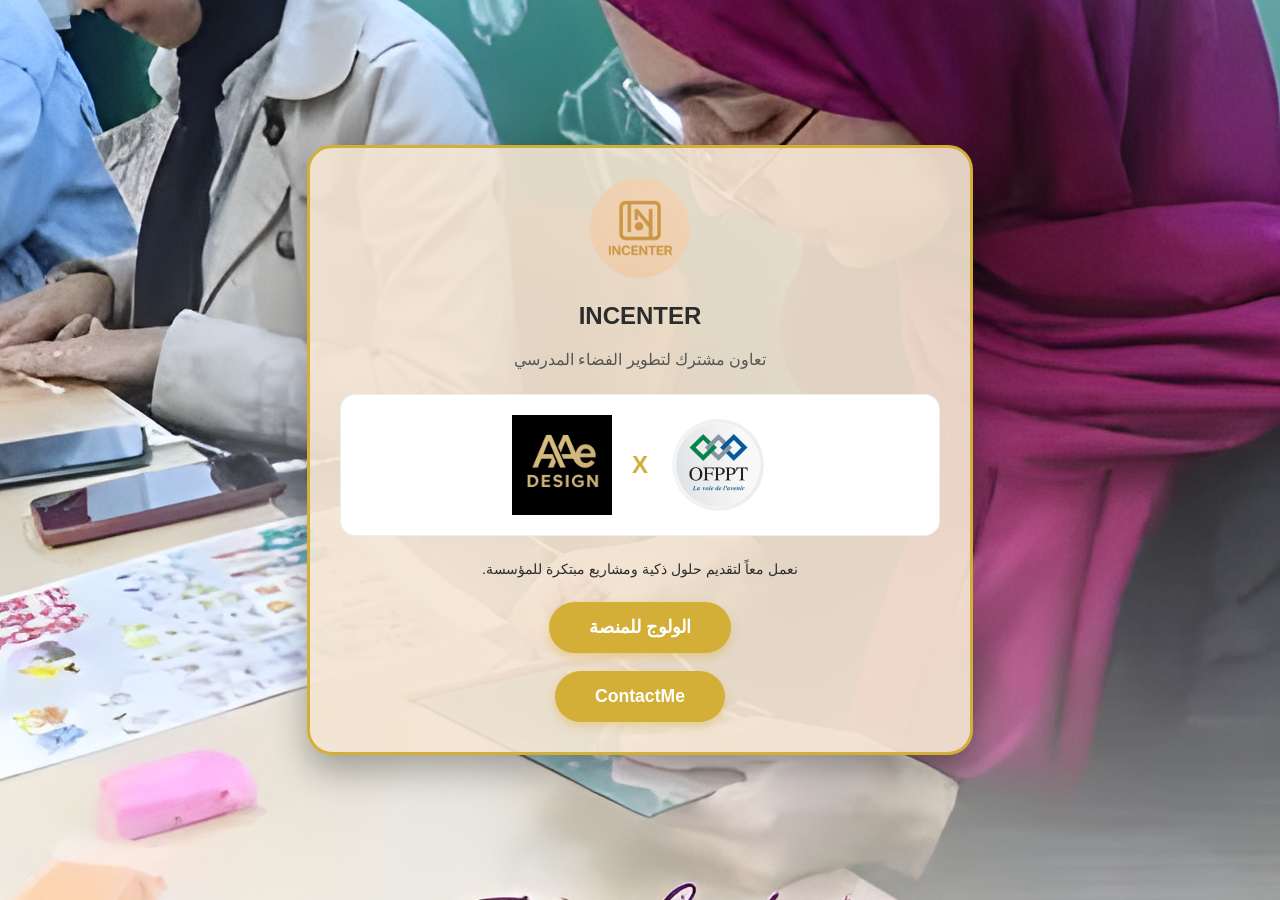
<file: index.html>
<!DOCTYPE html>
<html lang="ar" dir="rtl">
<head>
    <meta charset="UTF-8">
    <link rel="icon" type="image/x-icon" href="INCENTER - Copy.jpeg">
    <meta name="viewport" content="width=device-width, initial-scale=1.0">
    <title>INCENTER | فضاء مدرسي متطور</title>
    
    <link rel="icon" type="image/jpeg" href="1000018164.jpg">

    <style>
        /* المتغيرات اللونية */
        :root {
            --primary-gold: #d4af37;
            --soft-bg: rgba(245, 230, 211, 0.9);
            --dark-text: #2c2c2c;
        }

        body {
            margin: 0;
            padding: 0;
            background-color: rgba(245, 230, 211, 0.9); /* خلفية داكنة خارجية لتعزيز الألوان */
            background-image:url(TEAM.jpg);
            background-repeat: no-repeat;
            background-position: center;
            font-family: 'Segoe UI', Tahoma, sans-serif;
            display: flex;
            justify-content: center;
            align-items: center;
            min-height: 100vh;
        }

        /* الحاوية الرئيسية المتجاوبة */
        .main-card {
            background-color: var(--soft-bg);
            width: 90%;
            max-width: 600px;
            padding: 30px;
            border-radius: 25px;
            border: 3px solid var(--primary-gold);
            text-align: center;
            box-shadow: 0 15px 35px rgba(0,0,0,0.3);
            margin: 20px;
        }

        /* قسم الشركاء */
        .partners-container {
            background: white;
            padding: 20px;
            border-radius: 15px;
            margin: 25px 0;
            display: flex;
            flex-direction: row; /* افتراضي للشاشات الكبيرة */
            justify-content: center;
            align-items: center;
            gap: 20px;
            border: 1px solid #eee;
        }

        .partners-container img {
            max-width: 100px;
            height: auto;
            transition: transform 0.3s;
        }

        .x-separator {
            font-size: 24px;
            font-weight: bold;
            color: var(--primary-gold);
        }

        /* زر الولوج */
        .access-btn {
            display: inline-block;
            background-color: var(--primary-gold);
            color: #fff;
            padding: 15px 40px;
            border-radius: 50px;
            text-decoration: none;
            font-weight: bold;
            font-size: 1.1rem;
            transition: 0.3s;
            box-shadow: 0 4px 10px rgba(212, 175, 55, 0.4);
        }

        .access-btn:hover {
            background-color: #b8952e;
            transform: scale(1.05);
        }

        /* --- إعدادات التجاوب (Media Queries) --- */

        /* للهواتف (أصغر من 600px) */
        @media (max-width: 600px) {
            .main-card {
                padding: 20px;
                width: 95%;
            }

            .partners-container {
                flex-direction: column; /* تحويل الصور لتكون فوق بعضها */
                gap: 10px;
            }

            h1 { font-size: 1.5rem; }
            
            .access-btn {
                width: 80%; /* الزر يأخذ مساحة أكبر في الهاتف لسهولة الضغط */
                padding: 12px 20px;
            }
        }
    </style>
</head>
<body>

    <div class="main-card">
        <img src="INCENTER.jpeg" width="100" style="border-radius: 100%;" alt="Logo">
        
        <h2 style="color: var(--dark-text);">INCENTER</h2>
        <p style="color: #555;">تعاون مشترك لتطوير الفضاء المدرسي</p>

        <div class="partners-container">
            <img src="icon.png" alt="OFPPT">
            <div class="x-separator">X</div>
            <img src="AAe Design.jpg" alt="AAE Design">
        </div>

        <p style="font-size: 0.9rem; color: var(--dark-text); margin-bottom: 25px;">
            نعمل معاً لتقديم حلول ذكية ومشاريع مبتكرة للمؤسسة.
        </p>

        <a href="Menu.html" class="access-btn">الولوج للمنصة</a>
        <br> <br>
        <a href="Contact.html" class="access-btn">ContactMe</a>
    </div>

</body>
</html>
</file>
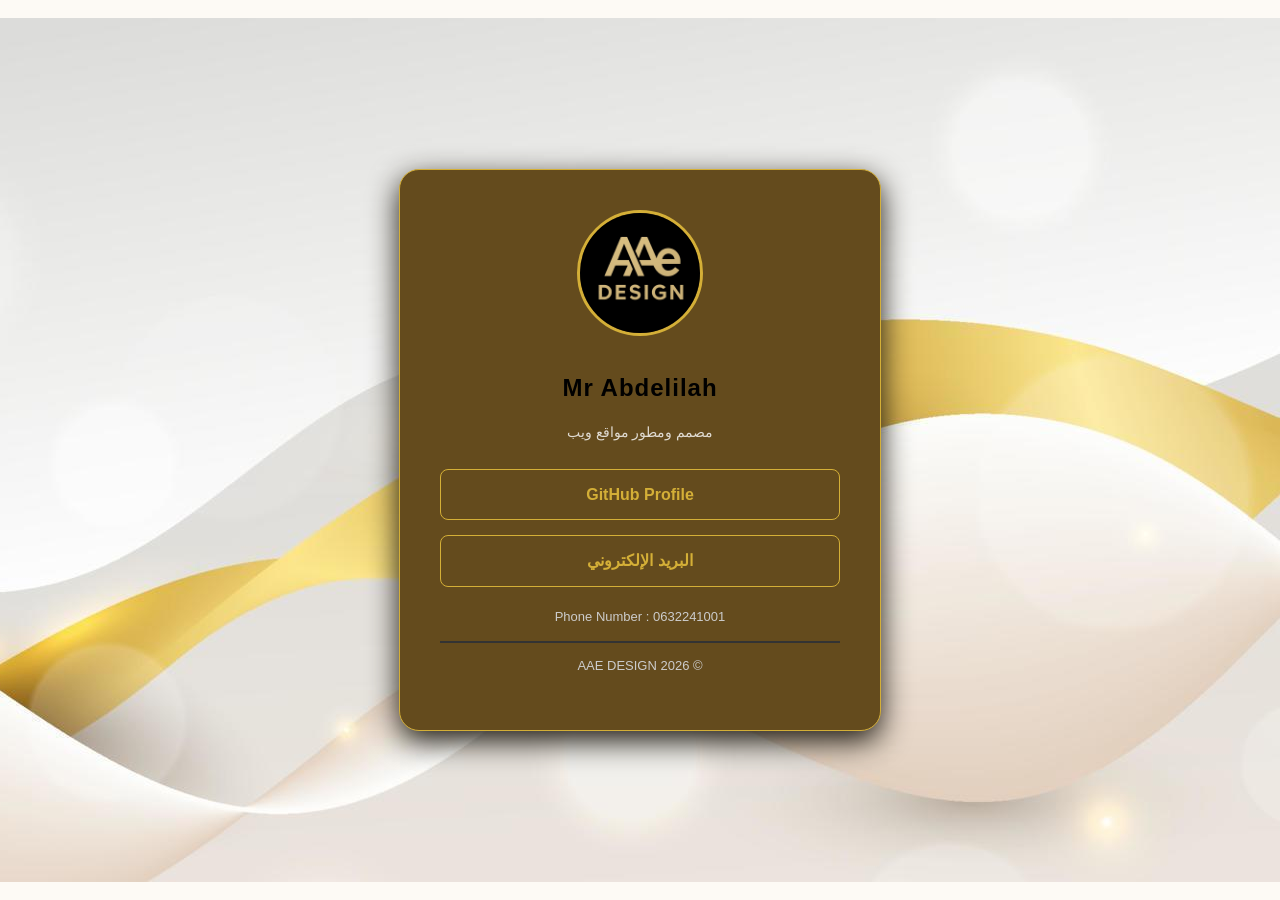
<file: Contact.html>
<!DOCTYPE html>
<html lang="ar" dir="rtl">
<head>
    <meta charset="UTF-8">
    <meta name="viewport" content="width=device-width, initial-scale=1.0">
    <title>AAE DESIGN | Portfolio</title>
    
    <link rel="icon" type="image/jpeg" href="INCENTER - Copy.jpeg">

    <style>
        /* إعدادات الصفحة الأساسية والتوسيط */
        body {
            margin: 0;
            padding: 0;
            display: flex;
            justify-content: center;
            align-items: center;
            min-height: 100vh;
            font-family: 'Segoe UI', Tahoma, Geneva, Verdana, sans-serif;
            background: #fdfaf5 url('https://www.transparenttextures.com/patterns/cubes.png'); /* خلفية هادئة ومنقوشة احترافية */
            font-family: 'Segoe UI', Tahoma, sans-serif;
            color: var(--text);
            line-height: 1.6;
            background-image:url(luxury.jpg);
            background-repeat: no-repeat;
            background-position: center;
        }

        .profile-card {
            text-align: center;
            background: #644b1d;
            padding: 40px;
            border-radius: 20px;
            border: 1px solid #d4af37;
            box-shadow: 0 10px 30px #1b170f;
            max-width: 400px;
            width: 90%;
        }

        /* مكان صورة المصمم الشخصية */
        .profile-img {
            width: 120px;
            height: 120px;
            border-radius: 50%;
            border: 3px solid #d4af37;
            object-fit: cover;
            margin-bottom: 15px;
            background-color: #222;
        }

        h1 {
            margin: 10px 0;
            font-size: 24px;
            letter-spacing: 1px;
        }

        .role {
            color: #fff;
            font-size: 14px;
            margin-bottom: 25px;
            opacity: 0.8;
        }

        /* الأزرار والروابط */
        .links {
            display: flex;
            flex-direction: column;
            gap: 15px;
        }

        .link-item {
            display: block;
            padding: 12px;
            border: 1px solid #d4af37;
            border-radius: 8px;
            color: #d4af37;
            text-decoration: none;
            transition: 0.3s;
            font-weight: bold;
        }

        .link-item:hover {
            background-color: #d4af37;
            color: #000;
        }

        .contact-info {
            margin-top: 20px;
            font-size: 13px;
            color: #ccc;
        }
    </style>
</head>
<body>

    <div class="profile-card">
        <img src="AAe Design.jpg" alt="اسم المصمم" class="profile-img">
        
        <h1>Mr Abdelilah</h1>
        <p class="role">مصمم ومطور مواقع ويب</p>

        <div class="links">
            <a href="https://github.com/MrAAe01" target="_blank" class="link-item">GitHub Profile</a>
            
            <a href="abdo26adour@gmail.com" class="link-item">البريد الإلكتروني</a>
        </div>

        <div class="contact-info">
            <p>Phone Number : 0632241001</p>
            <hr style="border: 0.5px solid #333;">
            <p>© 2026 AAE DESIGN</p>
        </div>
    </div>

</body>
</html>
</file>
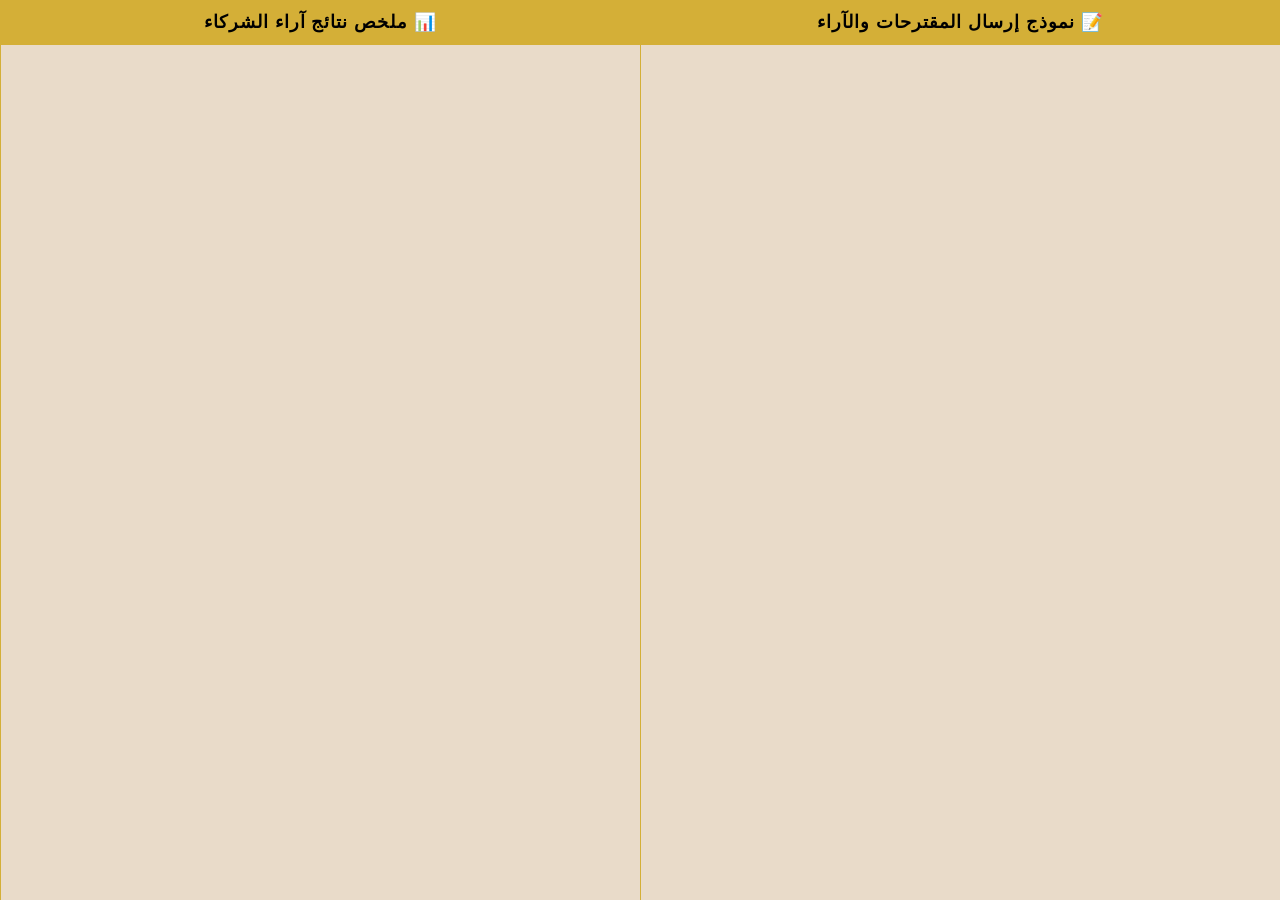
<file: Forms.html>
<!DOCTYPE html>
<html lang="ar" dir="rtl">
<head>
    <meta charset="UTF-8">
    <meta name="viewport" content="width=device-width, initial-scale=1.0">
    <link rel="icon" type="image/x-icon" href="INCENTER - Copy.jpeg">
    <title>آراء الشركاء | INCENTER</title>
    <link rel="icon" type="image/jpeg" href="1000018164.jpg">
    
    <style>
        :root {
            --gold: #d4af37;
            --soft-beige: rgba(245, 230, 211, 0.95);
            --dark: #121212;
        }

        body, html {
            margin: 0;
            padding: 0;
            height: 100vh;
            width: 100vw;
            font-family: 'Segoe UI', sans-serif;
            background-color: var(--dark);
            overflow: hidden; /* الحفاظ على وضع الشاشة الكاملة */
        }

        /* حاوية التقسيم الرئيسي */
        .container {
            display: flex;
            height: 100vh;
            width: 100%;
        }

        .section {
            flex: 1;
            display: flex;
            flex-direction: column;
            border-left: 1px solid var(--gold);
        }

        .header-label {
            background-color: var(--gold);
            color: #000;
            padding: 12px;
            text-align: center;
            font-weight: bold;
            font-size: 1.1rem;
            letter-spacing: 1px;
        }

        /* تصميم الـ Iframe ليكون متجاوباً بالكامل داخل القسم */
        .frame-wrapper {
            flex-grow: 1;
            width: 100%;
            height: 100%;
            position: relative;
        }

        iframe {
            position: absolute;
            top: 0;
            left: 0;
            width: 100%;
            height: 100%;
            border: none;
            background-color: var(--soft-beige);
        }

        /* زر العودة الذكي */
        .back-nav {
            position: fixed;
            top: 15px;
            left: 15px;
            z-index: 999;
            background: rgba(0,0,0,0.7);
            color: var(--gold);
            padding: 8px 15px;
            border: 1px solid var(--gold);
            border-radius: 5px;
            text-decoration: none;
            font-size: 0.8rem;
            backdrop-filter: blur(5px);
        }

        /* التجاوب مع الجوال */
        @media (max-width: 768px) {
            .container {
                flex-direction: column;
                overflow-y: auto;
            }
            .section {
                height: 100vh; /* كل قسم يأخذ شاشة كاملة عند التمرير في الجوال */
                flex: none;
            }
        }
    </style>
</head>
<body>
    <div class="container">
        
        <div class="section">
            <div class="header-label">📝 نموذج إرسال المقترحات والآراء</div>
            <div class="frame-wrapper">
                <iframe src="https://docs.google.com/forms/d/e/1FAIpQLSfPFODbYQ7pgXL0xTjH51hpdVwm2ic5rSbZhHIEhbCHgP29Og/viewform?embedded=true">جاري التحميل...</iframe>
            </div>
        </div>

        <div class="section">
            <div class="header-label">📊 ملخص نتائج آراء الشركاء</div>
            <div class="frame-wrapper">
                <iframe src="https://docs.google.com/forms/d/e/1FAIpQLSfPFODbYQ7pgXL0xTjH51hpdVwm2ic5rSbZhHIEhbCHgP29Og/viewanalytics">جاري التحميل...</iframe>
            </div>
        </div>

    </div>

</body>
</html>
</file>
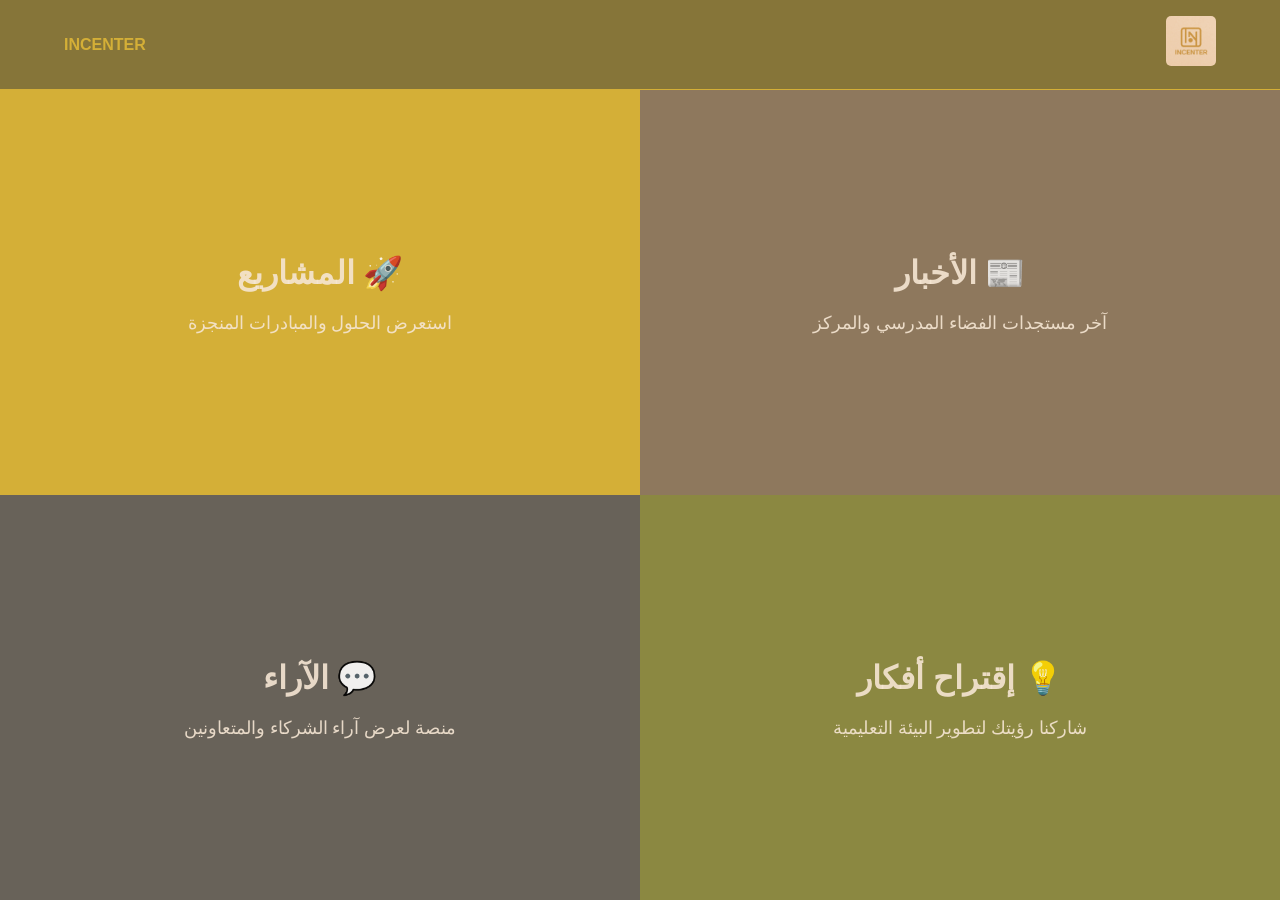
<file: Menu.html>
<!DOCTYPE html>
<html lang="ar" dir="rtl">
<head>
    <meta charset="UTF-8">
    <meta name="viewport" content="width=device-width, initial-scale=1.0">
    <title>الرئيسية | INCENTER</title>
    <link rel="icon" type="image/jpeg" href="INCENTER - Copy.jpeg">
    
    <style>
        :root {
            --gold: #d4af37;
            --soft-beige: rgba(245, 230, 211, 0.95);
            --dark: rgba(245, 230, 211, 0.9);
            --white: #ffffff;
        }

        * {
            box-sizing: border-box;
            margin: 0;
            padding: 0;
        }

        body {
            background: #fdfaf5 url('https://www.transparenttextures.com/patterns/cubes.png'); /* خلفية هادئة ومنقوشة احترافية */
            font-family: 'Segoe UI', Tahoma, sans-serif;
            color: var(--text);
            line-height: 1.6;
        }

        /* الهيدر (الشعار والقائمة) */
        header {
            height: 10vh;
            display: flex;
            justify-content: space-between;
            align-items: center;
            padding: 0 5%;
            background: rgba(105, 84, 10, 0.8);
            border-bottom: 1px solid var(--gold);
            position: sticky;
            top: 0;
            z-index: 1000;
        }

        .logo-area img {
            height: 50px;
            border-radius: 5px;
        }

        /* الشبكة الرئيسية - Full Screen Grid */
        .main-grid {
            display: grid;
            grid-template-columns: repeat(2, 1fr);
            grid-template-rows: repeat(2, 45vh); /* تقسيم الشاشة لأربعة أقسام متساوية */
            width: 100%;
            height: 90vh;
        }

        .grid-item {
            display: flex;
            flex-direction: column;
            justify-content: center;
            align-items: center;
            text-align: center;
            padding: 20px;
            transition: 0.5s ease;
            text-decoration: none;
            color: var(--dark);
            position: relative;
            overflow: hidden;
        }

        /* توزيع الألوان والأقسام */
        .news { background-color: #8e785d; }
        .projects { background-color: var(--gold); }
        .ideas { background-color: #8b8841; }
        .opinions { background-color: #686259; }

        .grid-item h2 {
            font-size: 2rem;
            margin-bottom: 10px;
            z-index: 2;
        }

        .grid-item p {
            font-size: 1.1rem;
            z-index: 2;
        }

        /* تأثير الحركة عند المرور بالماوس */
        .grid-item:hover {
            transform: scale(0.98);
            filter: brightness(1.1);
        }

        .grid-item::after {
            content: '';
            position: absolute;
            bottom: 0;
            width: 0;
            height: 5px;
            background: var(--dark);
            transition: 0.3s;
        }

        .grid-item:hover::after {
            width: 100%;
        }

        /* --- التجاوب مع الشاشات الصغيرة (الهاتف) --- */
        @media (max-width: 768px) {
            .main-grid {
                grid-template-columns: 1fr; /* عمود واحد فقط */
                grid-template-rows: repeat(4, 25vh); /* كل قسم يأخذ ربع الطول */
                height: auto;
            }

            .center-collab {
                display: none; /* إخفاء الشعار العائم في الهاتف لتجنب التزاحم */
            }

            .grid-item h2 {
                font-size: 1.5rem;
            }
        }
    </style>
</head>
<body>

    <header>
        <div class="logo-area">
            <img src="INCENTER.jpeg" alt="AAE Logo">
        </div>
        <div style="color: var(--gold); font-weight: bold;">INCENTER</div>
    </header>

    <main class="main-grid">
        <a href="News.html" href="#news" class="grid-item news">
            <h2>📰 الأخبار</h2>
            <p>آخر مستجدات الفضاء المدرسي والمركز</p>
        </a>

        <a href="Projects.html" href="#projects" class="grid-item projects">
            <h2>🚀 المشاريع</h2>
            <p>استعرض الحلول والمبادرات المنجزة</p>
        </a>

        <a href="main.html" href="#ideas" class="grid-item ideas">
            <h2>💡 إقتراح أفكار</h2>
            <p>شاركنا رؤيتك لتطوير البيئة التعليمية</p>
            
        </a>

        <a href="Forms.html" href="#opinions" class="grid-item opinions">
            <h2>💬 الآراء</h2>
            <p>منصة لعرض آراء الشركاء والمتعاونين</p>
        </a>
    </main>

</body>
</html>
</file>
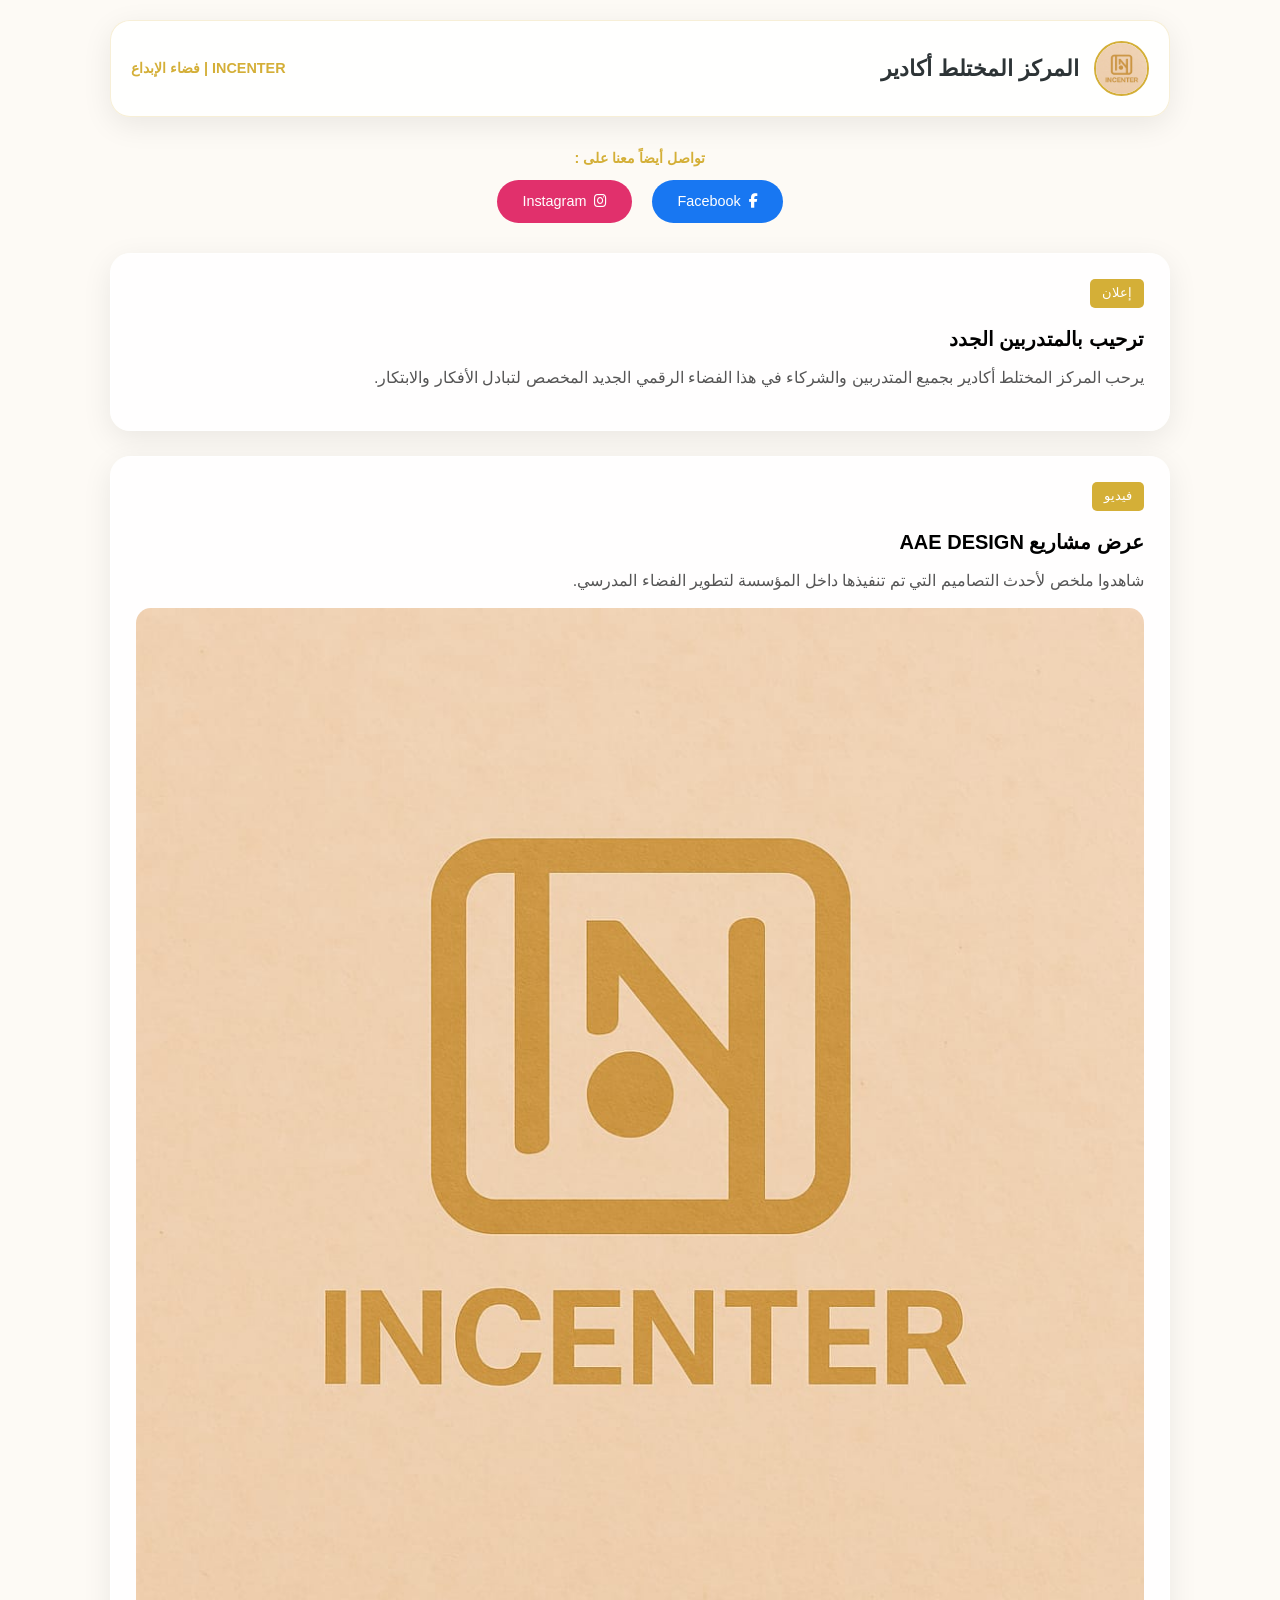
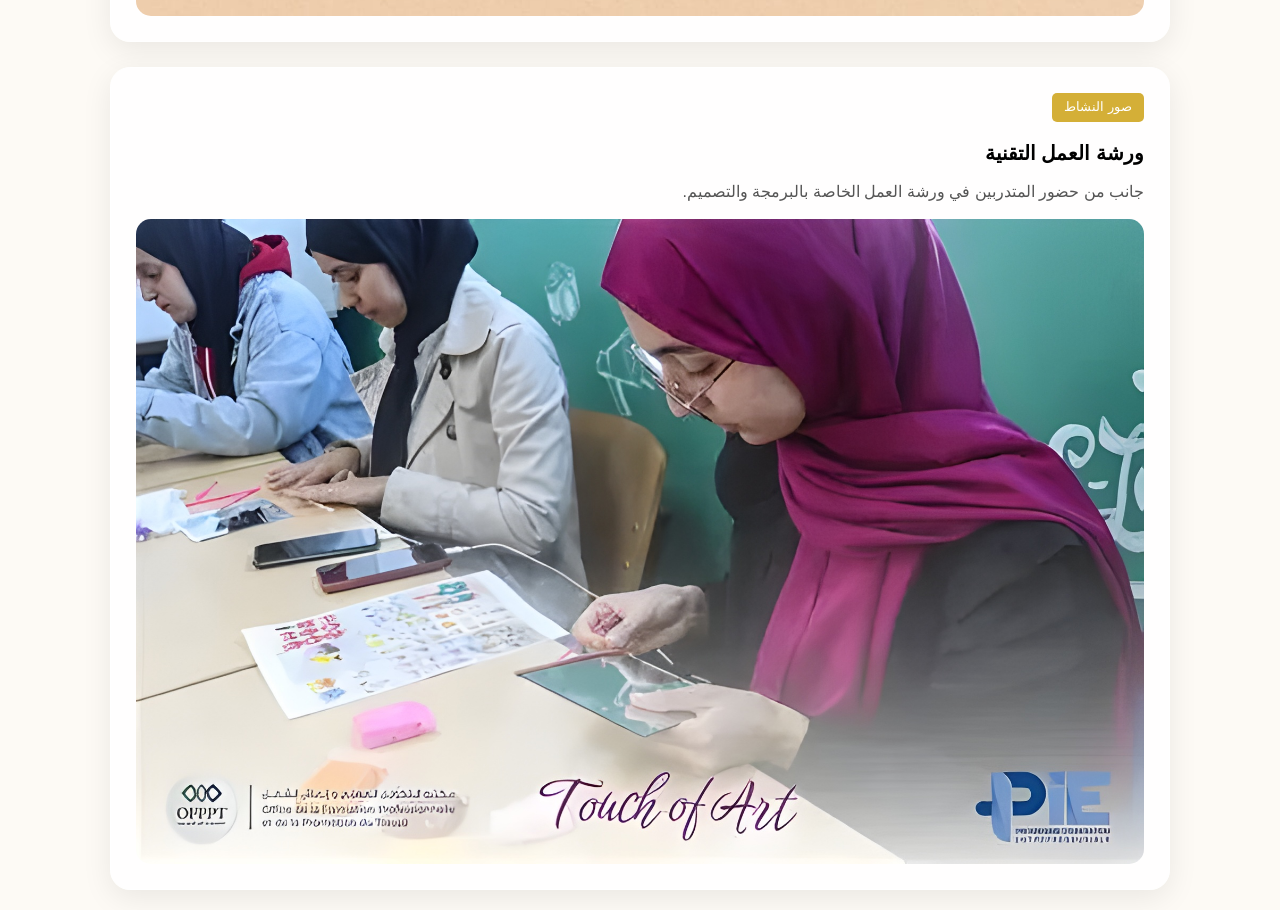
<file: News.html>
<!DOCTYPE html>
<html lang="ar" dir="rtl">
<head>
    <meta charset="UTF-8">
    <meta name="viewport" content="width=device-width, initial-scale=1.0">
    <title>منصة المركز المختلط | Agadir</title>
    <link rel="icon" type="image/x-icon" href="INCENTER - Copy.jpeg">
    <link rel="stylesheet" href="https://cdnjs.cloudflare.com/ajax/libs/font-awesome/6.4.0/css/all.min.css">
    <link rel="icon" type="image/jpeg" href="1000018164.jpg">
    
    <style>
        :root {
            --gold: #d4af37;
            --glass: rgba(255, 255, 255, 0.9);
            --text: #2d3436;
            --shadow: 0 8px 30px rgba(0,0,0,0.08);
        }

        * { box-sizing: border-box; margin: 0; padding: 0; }

        body {
            background: #fdfaf5 url('https://www.transparenttextures.com/patterns/cubes.png'); /* خلفية هادئة ومنقوشة احترافية */
            font-family: 'Segoe UI', Tahoma, sans-serif;
            color: var(--text);
            line-height: 1.6;
        }

        .container {
            max-width: 1100px;
            margin: 0 auto;
            padding: 20px;
        }

        /* هيدر المنصة */
        header {
            background: var(--glass);
            backdrop-filter: blur(10px);
            padding: 20px;
            border-radius: 20px;
            display: flex;
            justify-content: space-between;
            align-items: center;
            border: 1px solid rgba(212, 175, 55, 0.2);
            box-shadow: var(--shadow);
            margin-bottom: 30px;
        }

        .brand { display: flex; align-items: center; gap: 15px; }
        .brand img { width: 55px; border-radius: 50%; border: 2px solid var(--gold); }
        .brand h1 { font-size: 1.4rem; }

        /* منطقة التواصل الاجتماعي */
        .social-bar {
            text-align: center;
            margin-bottom: 30px;
        }
        .social-bar p { font-size: 0.9rem; margin-bottom: 10px; font-weight: bold; color: var(--gold); }
        .social-links { display: flex; justify-content: center; gap: 20px; }
        .social-links a { 
            text-decoration: none; color: white; padding: 10px 25px; 
            border-radius: 50px; font-size: 0.9rem; display: flex; align-items: center; gap: 8px;
            transition: 0.3s;
        }
        .fb { background: #1877F2; }
        .ig { background: #E1306C; }

        /* شبكة المحتوى (أخبار المركز) */
        .main-content {
            display: flex;
            flex-direction: column;
            gap: 25px;
        }

        /* تصميم المنشور الموحد (نص، صورة، أو فيديو) */
        .post-card {
            background: var(--glass);
            border-radius: 20px;
            padding: 25px;
            box-shadow: var(--shadow);
            border: 1px solid white;
            transition: 0.3s;
        }

        .post-card:hover { transform: translateY(-5px); }

        .post-tag {
            background: var(--gold);
            color: white;
            padding: 4px 12px;
            border-radius: 5px;
            font-size: 0.8rem;
            display: inline-block;
            margin-bottom: 15px;
        }

        .post-card h2 { font-size: 1.25rem; margin-bottom: 10px; color: #000; }
        .post-card p { color: #555; margin-bottom: 15px; }

        /* حاوية الوسائط (فيديو أو صور) */
        .media-container {
            width: 100%;
            border-radius: 15px;
            overflow: hidden;
            background: #eee;
            margin-top: 10px;
        }

        .media-container img, .media-container video {
            width: 100%;
            display: block;
        }

        /* --- إعدادات الهواتف --- */
        @media (max-width: 768px) {
            header { flex-direction: column; text-align: center; gap: 15px; }
            .brand { flex-direction: column; }
            .social-links { flex-direction: row; gap: 10px; }
            .social-links a { padding: 8px 15px; font-size: 0.8rem; }
            .post-card { padding: 15px; }
        }
    </style>
</head>
<body>

<div class="container">
    <header>
        <div class="brand">
            <img src="INCENTER.jpeg" alt="Logo">
            <h1>المركز المختلط أكادير</h1>
        </div>
        <div style="font-size: 0.9rem; font-weight: bold; color: var(--gold);">
            INCENTER | فضاء الإبداع
        </div>
    </header>

    <div class="social-bar">
        <p>تواصل أيضاً معنا على :</p>
        <div class="social-links">
            <a href="https://www.bing.com/ck/a?!&&p=7b5e9f984ea9bb0a5c31e7e0e7a09dae74656707e3a3d3d4e0d0e9c52d6a6e39JmltdHM9MTc3MjY2ODgwMA&ptn=3&ver=2&hsh=4&fclid=1812a785-9c23-64af-2bb2-b1789db96505&psq=center+mixte+agadir&u=a1aHR0cHM6Ly93d3cuZmFjZWJvb2suY29tL3Blb3BsZS9DZW50cmUtTWl4dGUtZGUtRm9ybWF0aW9uLVByb2Zlc3Npb25uZWxsZS1BZ2FkaXIvMTAwMDcwNTczNzYxNjYzLw" class="fb"><i class="fab fa-facebook-f"></i> Facebook</a>
            <a href="https://www.bing.com/ck/a?!&&p=0281d9d00274875691c6f3c572864b8d0aec13f22d47fb91ecca7177368a052fJmltdHM9MTc3MjY2ODgwMA&ptn=3&ver=2&hsh=4&fclid=1812a785-9c23-64af-2bb2-b1789db96505&psq=center+mixte+agadir+instagra&u=a1aHR0cHM6Ly93d3cuaW5zdGFncmFtLmNvbS9jbWZwX2FnYWRpci8" class="ig"><i class="fab fa-instagram"></i> Instagram</a>
        </div>
    </div>

    <main class="main-content">

        <article class="post-card">
            <span class="post-tag">إعلان</span>
            <h2>ترحيب بالمتدربين الجدد</h2>
            <p>يرحب المركز المختلط أكادير بجميع المتدربين والشركاء في هذا الفضاء الرقمي الجديد  المخصص لتبادل الأفكار والابتكار.</p>
        </article>

        <article class="post-card">
            <span class="post-tag">فيديو</span>
            <h2>عرض مشاريع AAE DESIGN</h2>
            <p>شاهدوا ملخص لأحدث التصاميم التي تم تنفيذها داخل المؤسسة لتطوير الفضاء المدرسي.</p>
            <div class="media-container">
                <img src="INCENTER.jpeg" alt="AAe">
            </div>
        </article>

        <article class="post-card">
            <span class="post-tag">صور النشاط</span>
            <h2>ورشة العمل التقنية</h2>
            <p>جانب من حضور المتدربين في ورشة العمل الخاصة بالبرمجة والتصميم.</p>
            <div class="media-container">
                <img src="TEAM.jpg" alt="Activity">
            </div>
        </article>

    </main>
</div>

</body>
</html>
</file>
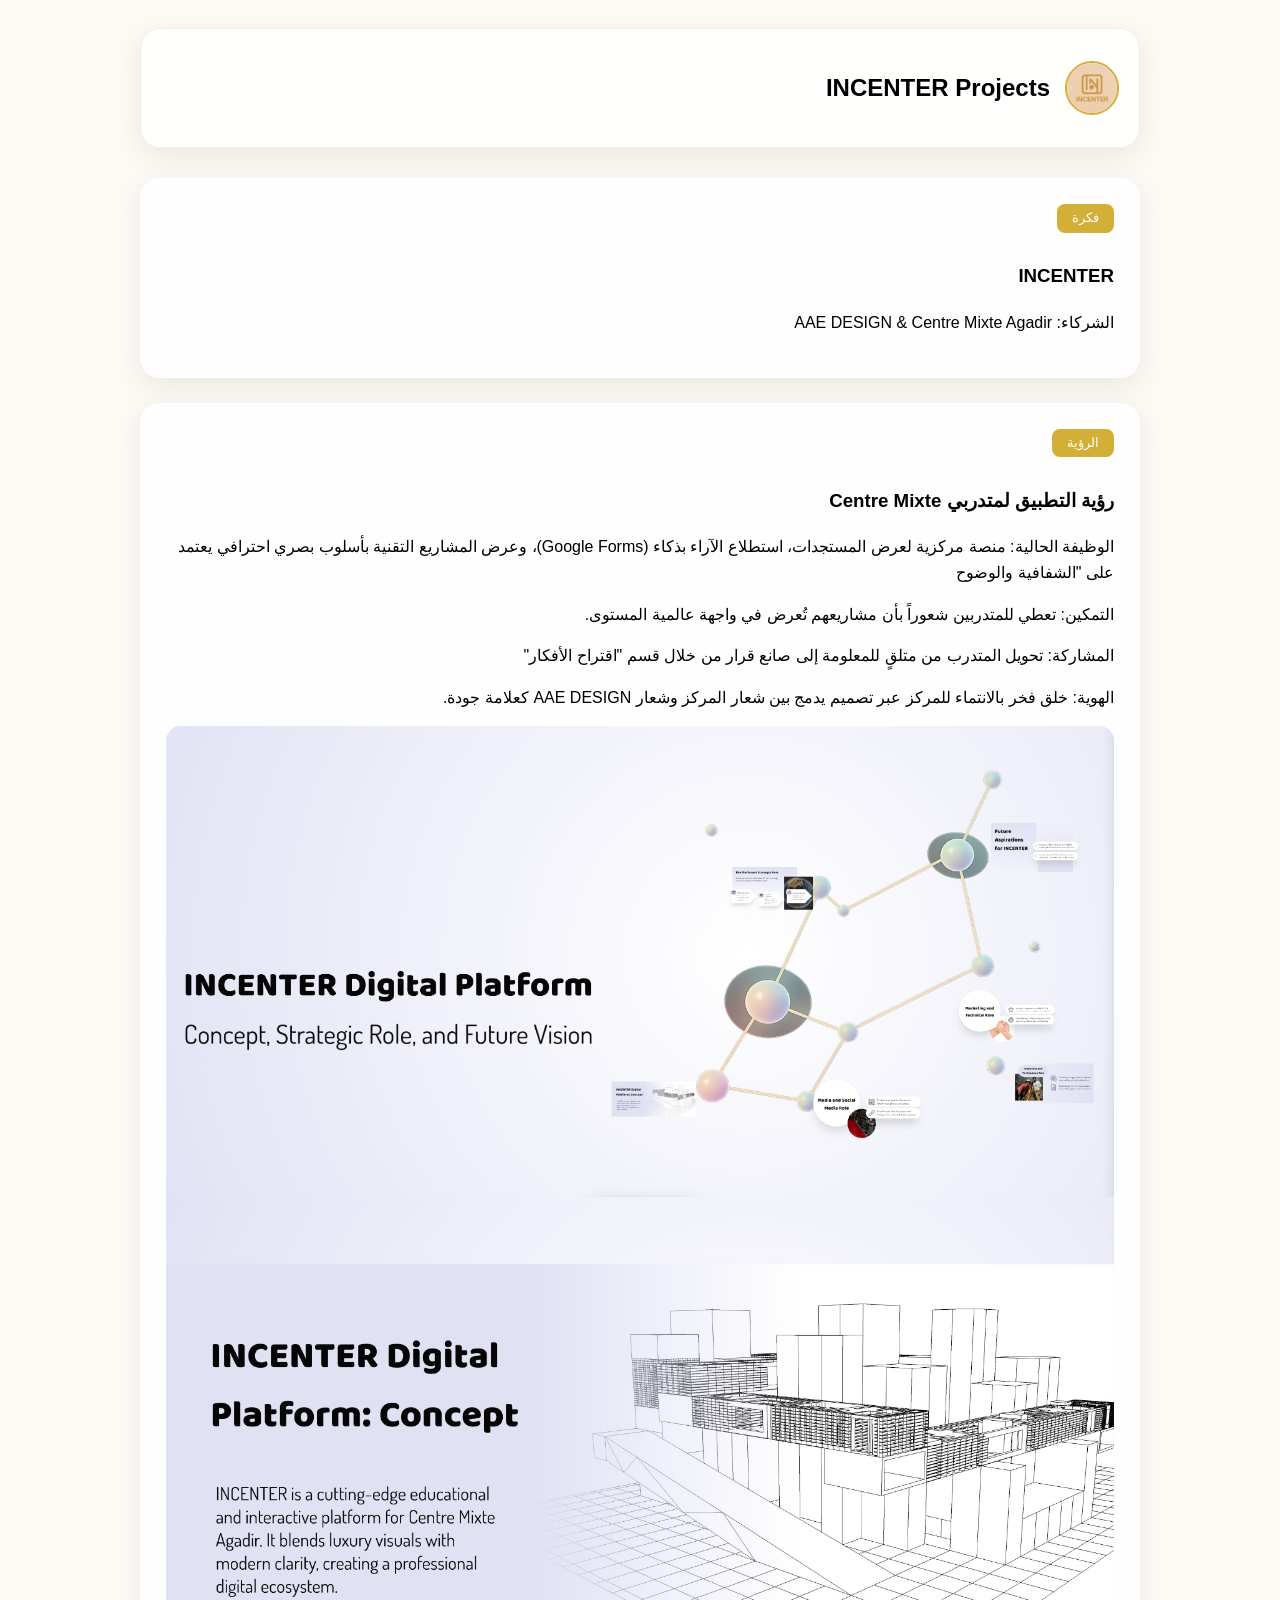
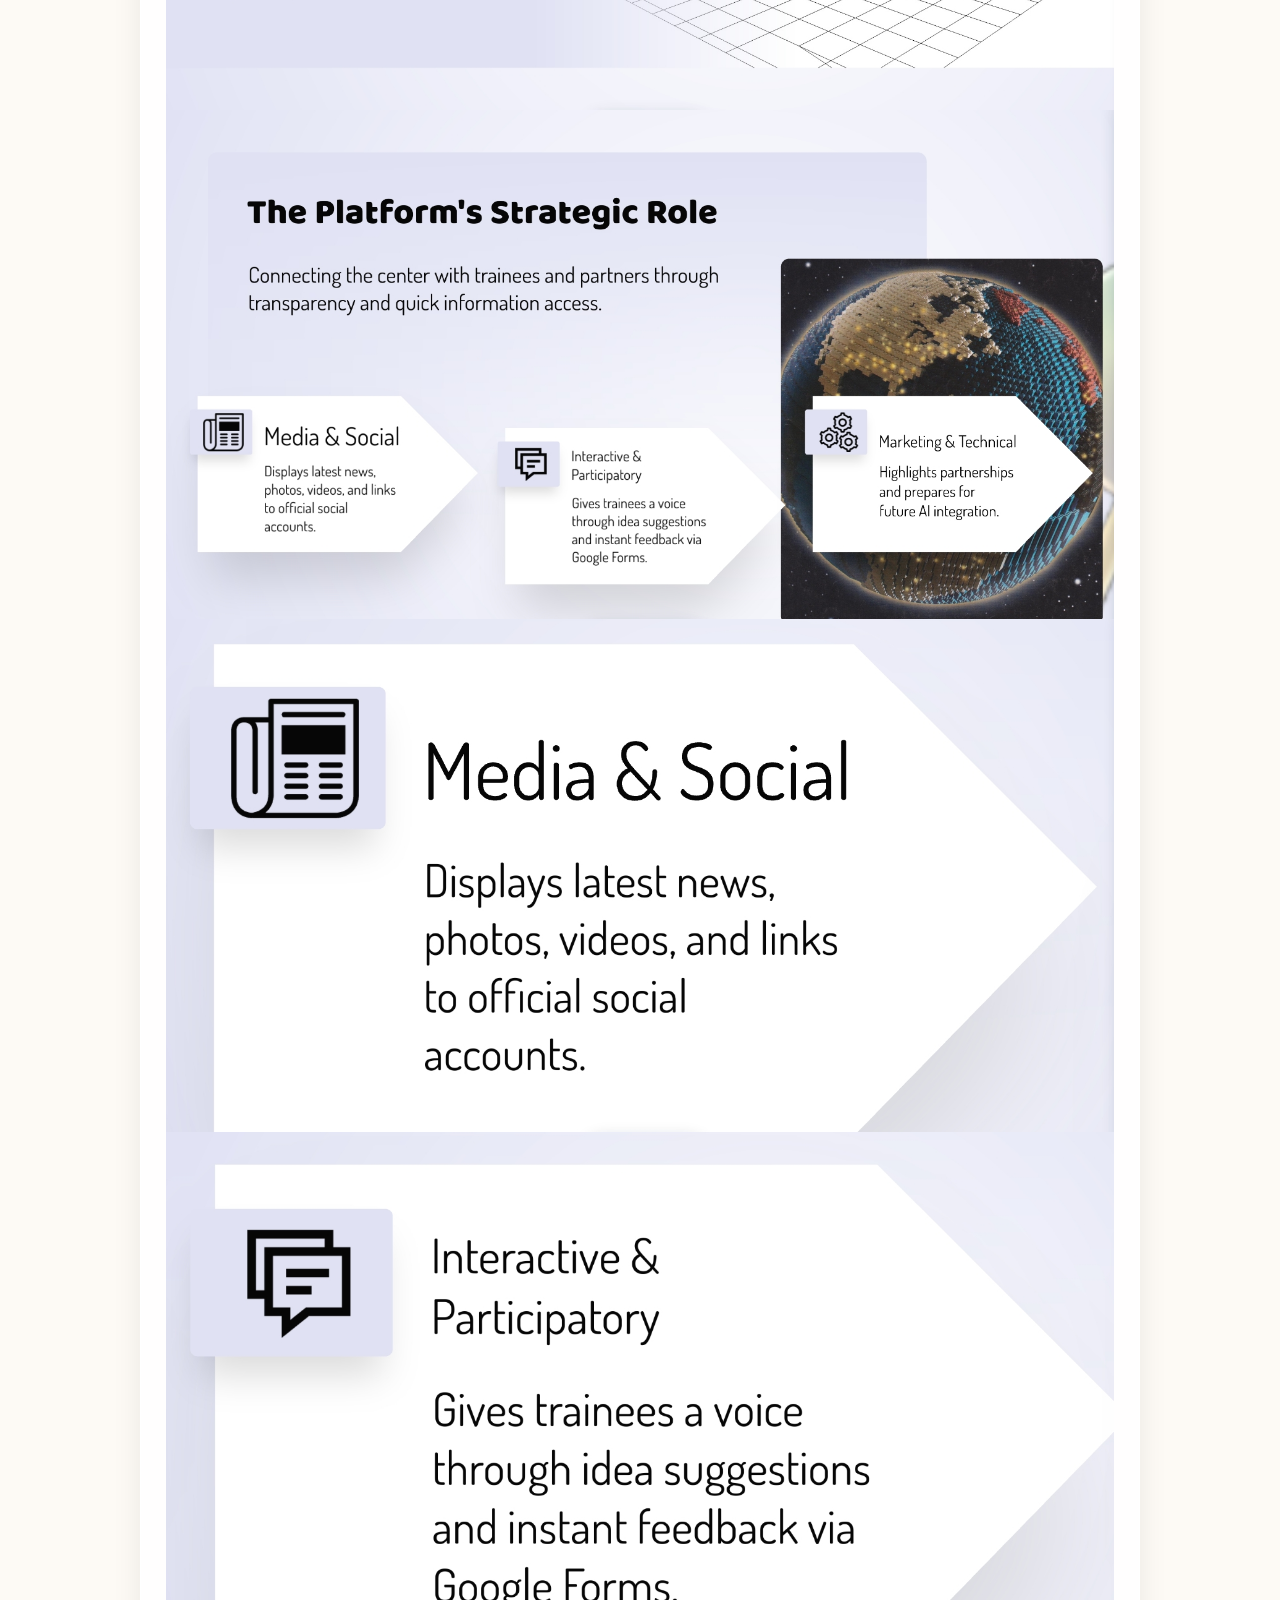
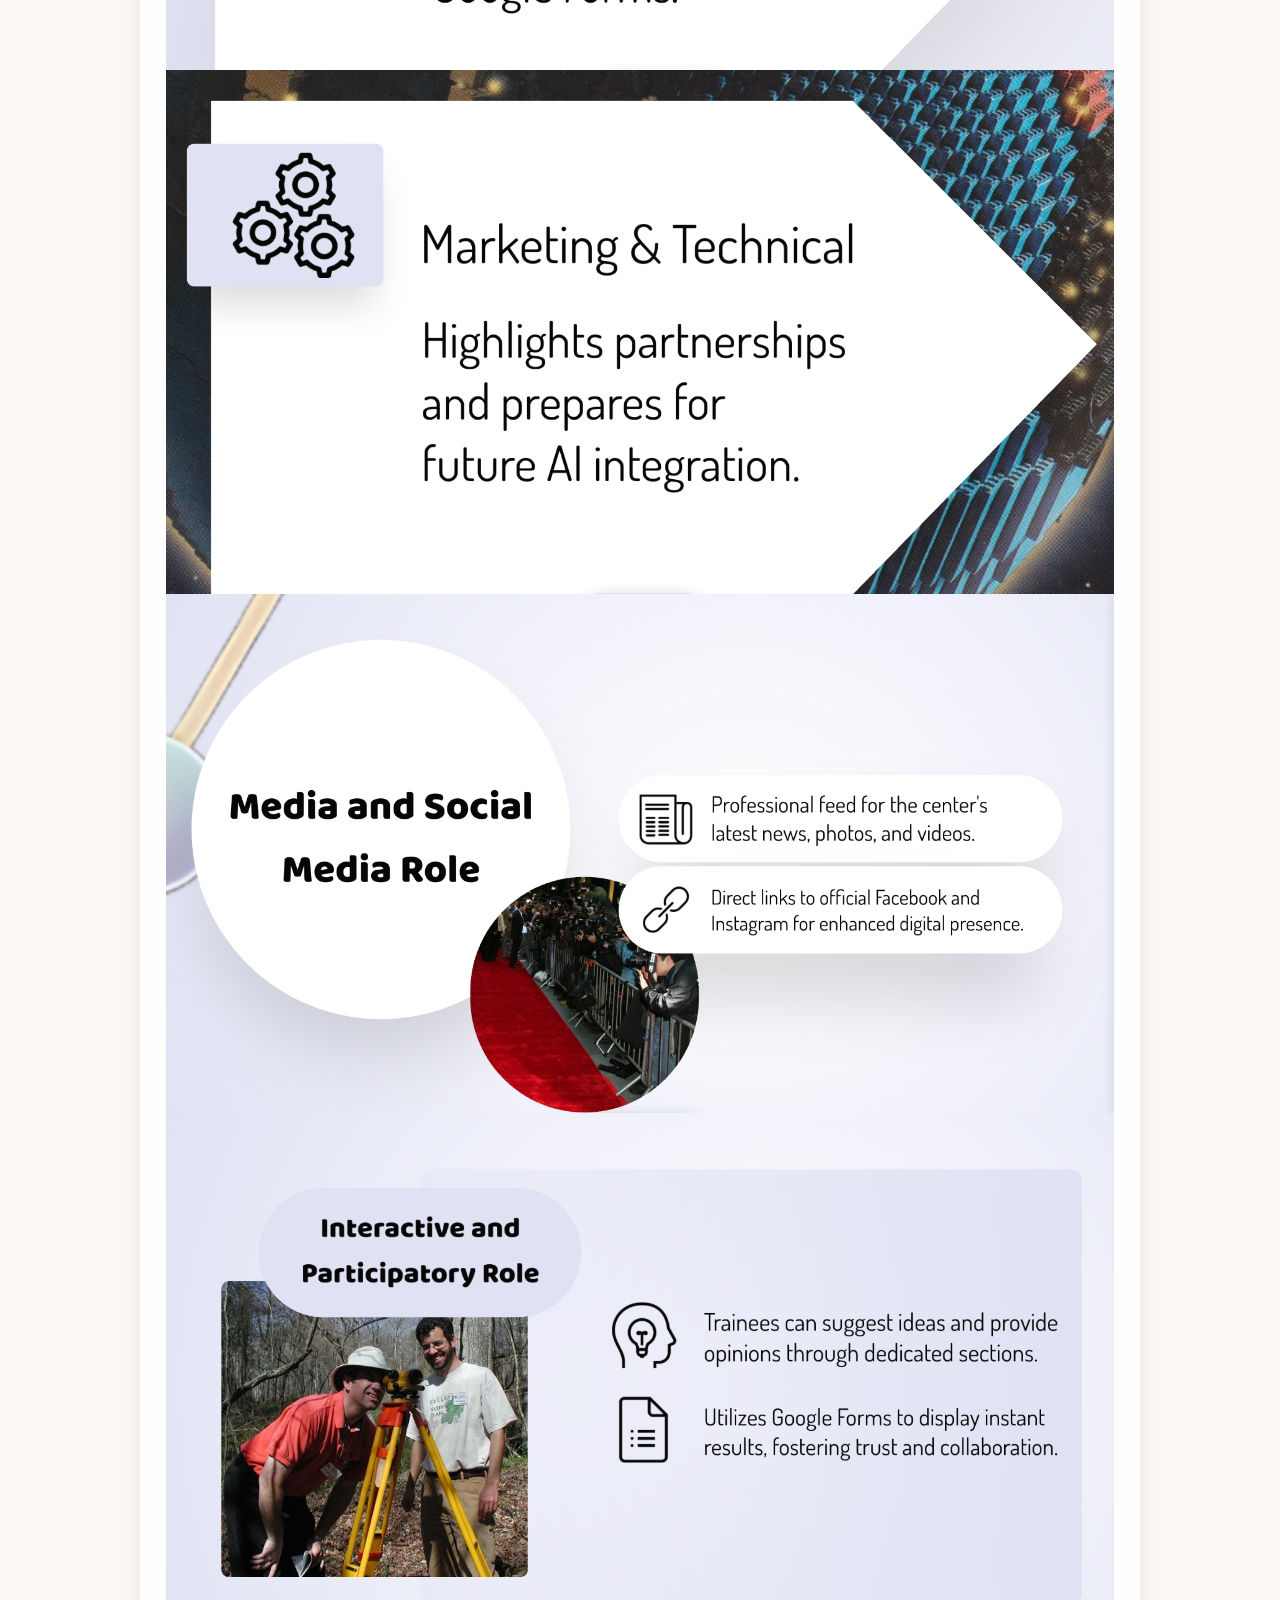
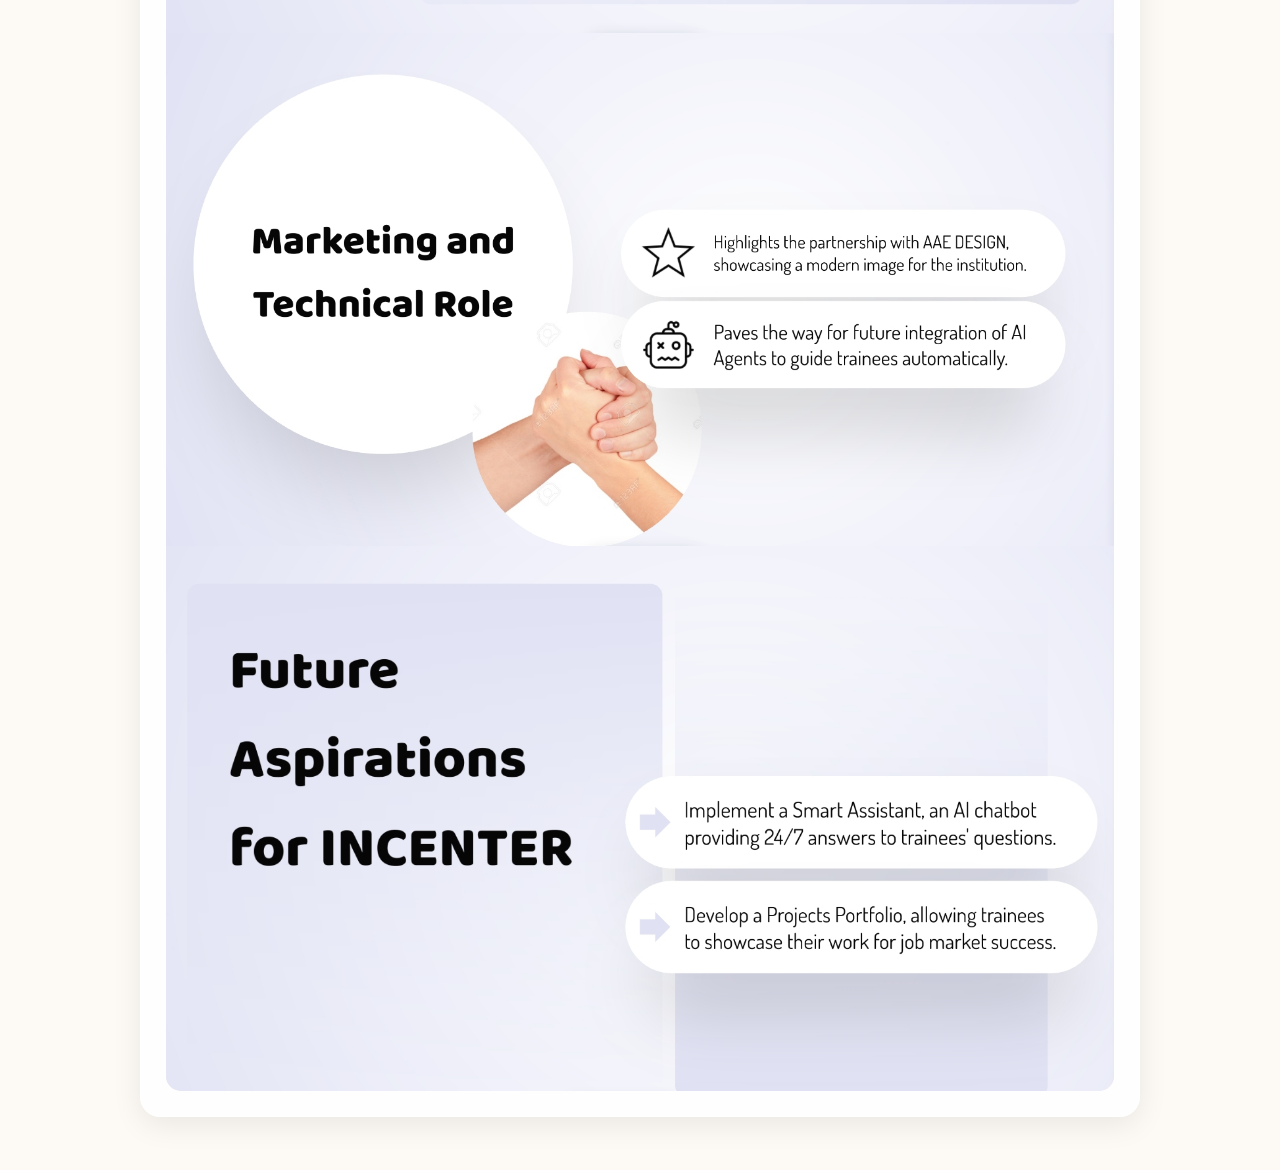
<file: Project1.html>
<!DOCTYPE html>
<html lang="ar" dir="rtl">
<head>
    <meta charset="UTF-8">
    <meta name="viewport" content="width=device-width, initial-scale=1.0">
    <title>AAeProject | INCENTER</title>
    <link rel="icon" type="image/jpeg" href="INCENTER - Copy.jpeg">
    <link rel="stylesheet" href="https://cdnjs.cloudflare.com/ajax/libs/font-awesome/6.4.0/css/all.min.css">
    
    <style>
        /* 1. القواعد اللونية (Brand Identity) */
        :root {
            --primary-gold: #d4af37;
            --glass-bg: rgba(255, 255, 255, 0.9);
            --text-dark: #2d3436;
            --shadow: 0 8px 30px rgba(0,0,0,0.08);
            --transition: 0.3s ease-in-out;
        }

        /* 2. التنسيق العام للجسم */
         body {
            background: #fdfaf5 url('https://www.transparenttextures.com/patterns/cubes.png'); /* خلفية هادئة ومنقوشة احترافية */
            font-family: 'Segoe UI', Tahoma, sans-serif;
            color: var(--text);
            line-height: 1.6;
        }
        .container {
            max-width: 1000px; /* الحجم المثالي للمكتبي ليظهر INCENTER */
            margin: 0 auto;
            padding: 20px;
        }

        /* 3. مكون الهيدر (Header Component) */
        .main-header {
            background: var(--glass-bg);
            backdrop-filter: blur(10px);
            padding: 20px;
            border-radius: 20px;
            display: flex;
            justify-content: space-between;
            align-items: center;
            border: 1px solid rgba(212, 175, 55, 0.2);
            box-shadow: var(--shadow);
            margin-bottom: 30px;
        }

        .logo-section { display: flex; align-items: center; gap: 15px; }
        .logo-section img { width: 50px; border-radius: 50%; border: 2px solid var(--primary-gold); }

        /* 4. مكون بطاقة المحتوى (Post/Card Template) */
        .content-card {
            background: var(--glass-bg);
            border-radius: 20px;
            padding: 25px;
            margin-bottom: 25px;
            box-shadow: var(--shadow);
            border: 1px solid white;
            transition: var(--transition);
        }

        .content-card:hover { transform: translateY(-5px); }

        .tag {
            background: var(--primary-gold);
            color: white;
            padding: 4px 15px;
            border-radius: 8px;
            font-size: 0.8rem;
            display: inline-block;
            margin-bottom: 10px;
        }

        .media-box {
            width: 100%;
            border-radius: 15px;
            overflow: hidden;
            margin-top: 15px;
            background: #f0f0f0;
        }

        .media-box img, .media-box video { width: 100%; display: block; }

        /* 5. التجاوب مع الهواتف (Responsive Design) */
        @media (max-width: 768px) {
            .main-header { flex-direction: column; text-align: center; gap: 15px; }
            .container { padding: 10px; }
            .content-card { padding: 15px; }
        }
    </style>
</head>
<body>

<div class="container">
    <header class="main-header">
        <div class="logo-section">
            <img src="INCENTER.jpeg" alt="Logo">
            <h2>INCENTER Projects</h2>
        </div>
    </header>

    <main id="main-feed">
        
        <article class="content-card">
            <span class="tag">فكرة</span>
            <h3>INCENTER</h3>
            <p>الشركاء: AAE DESIGN & Centre Mixte Agadir</p>
        </article>

        <article class="content-card">
            <span class="tag">الرؤية</span>
            <h3>رؤية التطبيق لمتدربي Centre Mixte</h3>
            <p>الوظيفة الحالية: منصة مركزية لعرض المستجدات، استطلاع الآراء بذكاء (Google Forms)، وعرض المشاريع التقنية بأسلوب بصري احترافي يعتمد على "الشفافية والوضوح</p>
            
            <p>التمكين: تعطي للمتدربين شعوراً بأن مشاريعهم تُعرض في واجهة عالمية المستوى.</p>
            
            <P>المشاركة: تحويل المتدرب من متلقٍ للمعلومة إلى صانع قرار من خلال قسم "اقتراح الأفكار"</P>
            
            <P>الهوية: خلق فخر بالانتماء للمركز عبر تصميم يدمج بين شعار المركز وشعار AAE DESIGN كعلامة جودة.</P>
            <div class="media-box">
                <img src="1.jpeg" alt="Reference Image">
                <img src="2.jpeg" alt="Reference Image">
                <img src="3.jpeg" alt="Reference Image">
                <img src="4.jpeg" alt="Reference Image">
                <img src="5.jpeg" alt="Reference Image">
                <img src="6.jpeg" alt="Reference Image">
                <img src="7.jpeg" alt="Reference Image">
                <img src="8.jpeg" alt="Reference Image">
                <img src="9.jpeg" alt="Reference Image">
                <img src="10.jpeg" alt="Reference Image">
            </div>
        </article>
    </main>
</div>

</body>
</html>
</file>
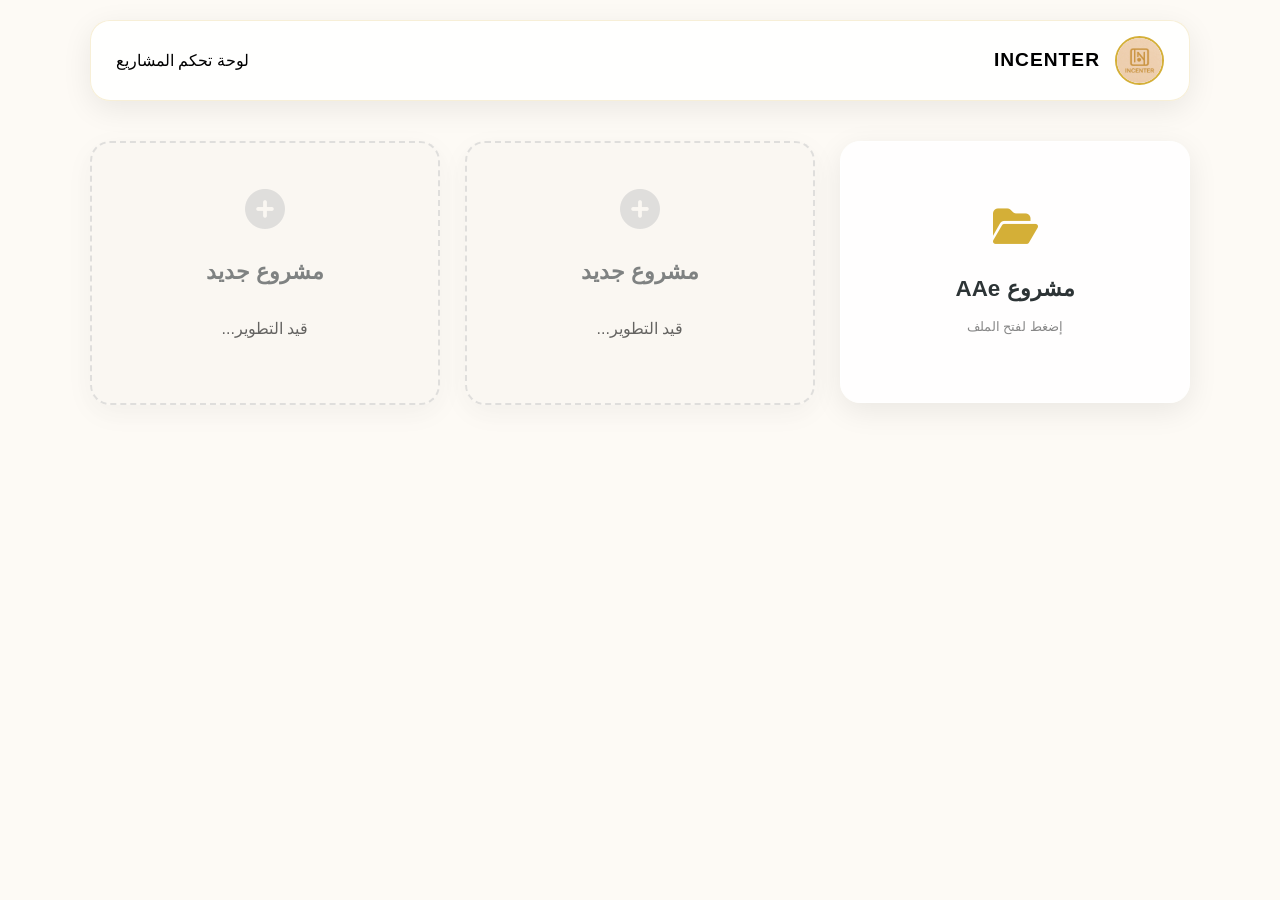
<file: Projects.html>
<!DOCTYPE html>
<html lang="ar" dir="rtl">
<head>
    <meta charset="UTF-8">
    <meta name="viewport" content="width=device-width, initial-scale=1.0">
    <title>Projects | INCENTER</title>
    <link rel="icon" type="image/x-icon" href="INCENTER - Copy.jpeg">
    <link rel="stylesheet" href="https://cdnjs.cloudflare.com/ajax/libs/font-awesome/6.4.0/css/all.min.css">
    
    <style>
        /* 1. القواعد اللونية (Brand Identity) */
        :root {
            --primary-gold: #d4af37;
            --glass-bg: rgba(255, 255, 255, 0.9);
            --text-dark: #2d3436;
            --shadow: 0 8px 30px rgba(0,0,0,0.08);
            --transition: 0.3s ease-in-out;
        }

        body {
            background: #fdfaf5;
            font-family: 'Segoe UI', Tahoma, sans-serif;
            color: var(--text-dark);
            margin: 0;
            line-height: 1.6;
        }
         body {
            background: #fdfaf5 url('https://www.transparenttextures.com/patterns/cubes.png'); /* خلفية هادئة ومنقوشة احترافية */
            font-family: 'Segoe UI', Tahoma, sans-serif;
            color: var(--text);
            line-height: 1.6;
        }

        .container {
            max-width: 1100px;
            margin: 0 auto;
            padding: 20px;
        }

        /* 2. الهيدر (Bar العلوي الثابت) */
        .main-header {
            background: var(--glass-bg);
            backdrop-filter: blur(10px);
            padding: 15px 25px;
            border-radius: 20px;
            display: flex;
            justify-content: space-between;
            align-items: center;
            border: 1px solid rgba(212, 175, 55, 0.2);
            box-shadow: var(--shadow);
            margin-bottom: 40px;
            position: sticky;
            top: 10px;
            z-index: 1000;
        }

        .logo-section { display: flex; align-items: center; gap: 15px; }
        .logo-section img { width: 45px; height: 45px; border-radius: 50%; border: 2px solid var(--primary-gold); object-fit: cover; }
        .logo-section h2 { margin: 0; font-size: 1.2rem; letter-spacing: 1px; }

        /* 3. نظام الشبكة للمشاريع (CSS Grid) */
        .projects-grid {
            display: grid;
            /* إنشاء أعمدة مرنة: بحد أدنى 280 بكسل لكل بطاقة */
            grid-template-columns: repeat(auto-fill, minmax(280px, 1fr));
            gap: 25px;
        }

        /* 4. بطاقة المشروع (Project Card) */
        .project-link {
            text-decoration: none; /* لإزالة الخط تحت الرابط */
            color: inherit;
            display: block;
        }

        .project-card {
            background: var(--glass-bg);
            border-radius: 20px;
            padding: 30px 20px;
            text-align: center;
            box-shadow: var(--shadow);
            border: 1px solid white;
            transition: var(--transition);
            display: flex;
            flex-direction: column;
            align-items: center;
            justify-content: center;
            min-height: 200px;
            cursor: pointer;
        }

        .project-card i {
            font-size: 2.5rem;
            color: var(--primary-gold);
            margin-bottom: 15px;
        }

        .project-card h3 {
            margin: 10px 0;
            font-size: 1.4rem;
            color: var(--text-dark);
        }

        /* تأثيرات التحويم (Hover) */
        .project-card:hover {
            transform: translateY(-10px);
            border-color: var(--primary-gold);
            background: #ffffff;
            box-shadow: 0 15px 35px rgba(212, 175, 55, 0.15);
        }

        /* بطاقة "قريباً" */
        .placeholder-card {
            opacity: 0.6;
            border: 2px dashed #ccc;
            background: rgba(0,0,0,0.02);
        }

        /* 5. التجاوب */
        @media (max-width: 768px) {
            .main-header { flex-direction: column; gap: 10px; }
            .projects-grid { grid-template-columns: 1fr; } /* عمود واحد في الجوال */
        }
    </style>
</head>
<body>

<div class="container">
    <header class="main-header">
        <div class="logo-section">
            <img src="INCENTER.jpeg" alt="Logo">
            <h2>INCENTER</h2>
        </div>
        <div class="nav-info">لوحة تحكم المشاريع</div>
    </header>

    <main class="projects-grid">
        
        <a href="Project1.html" class="project-link">
            <article class="project-card">
                <i class="fas fa-folder-open"></i>
                <h3>مشروع AAe</h3>
                <span style="font-size: 0.8rem; color: #888;">إضغط لفتح الملف</span>
            </article>
        </a>

        <article class="project-card placeholder-card">
            <i class="fas fa-plus-circle" style="color: #ccc;"></i>
            <h3>مشروع جديد</h3>
            <p>قيد التطوير...</p>
        </article>

        <article class="project-card placeholder-card">
            <i class="fas fa-plus-circle" style="color: #ccc;"></i>
            <h3>مشروع جديد</h3>
            <p>قيد التطوير...</p>
        </article>

    </main>
</div>

</body>
</html>
</file>
